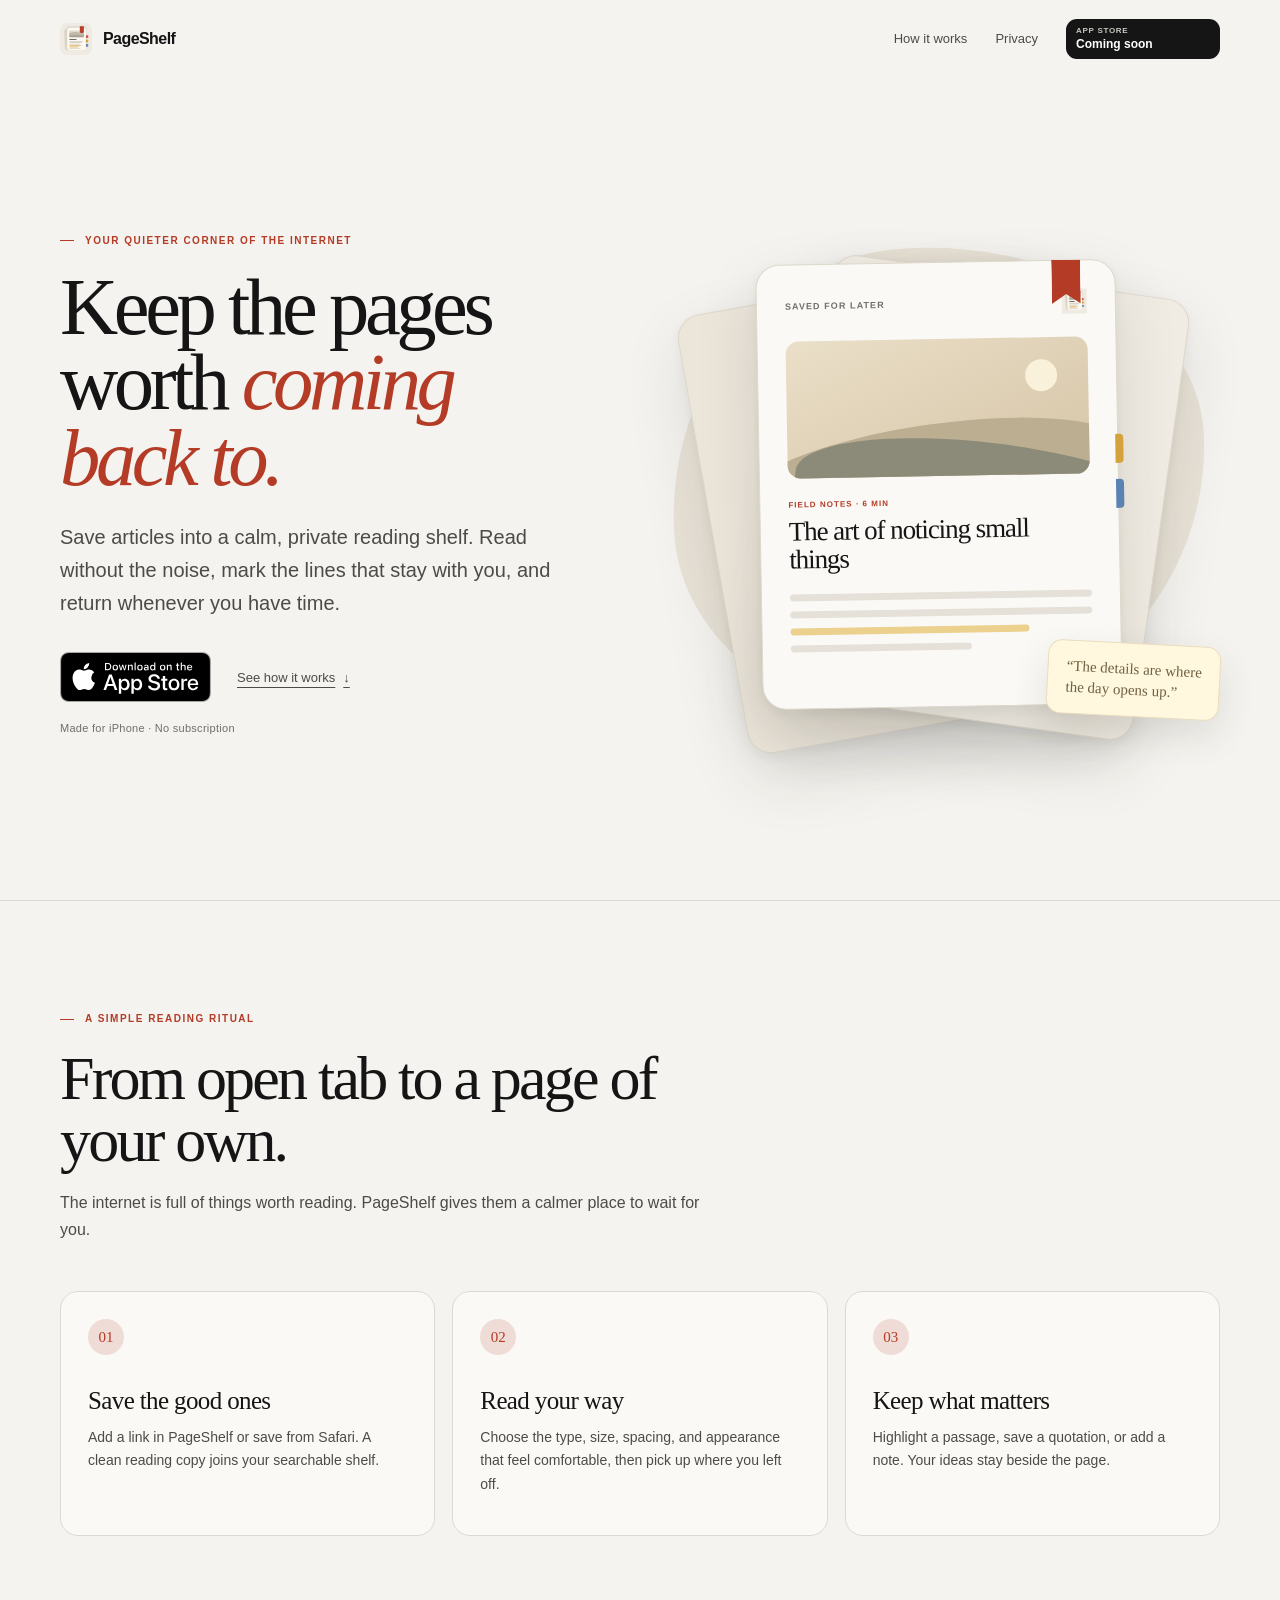
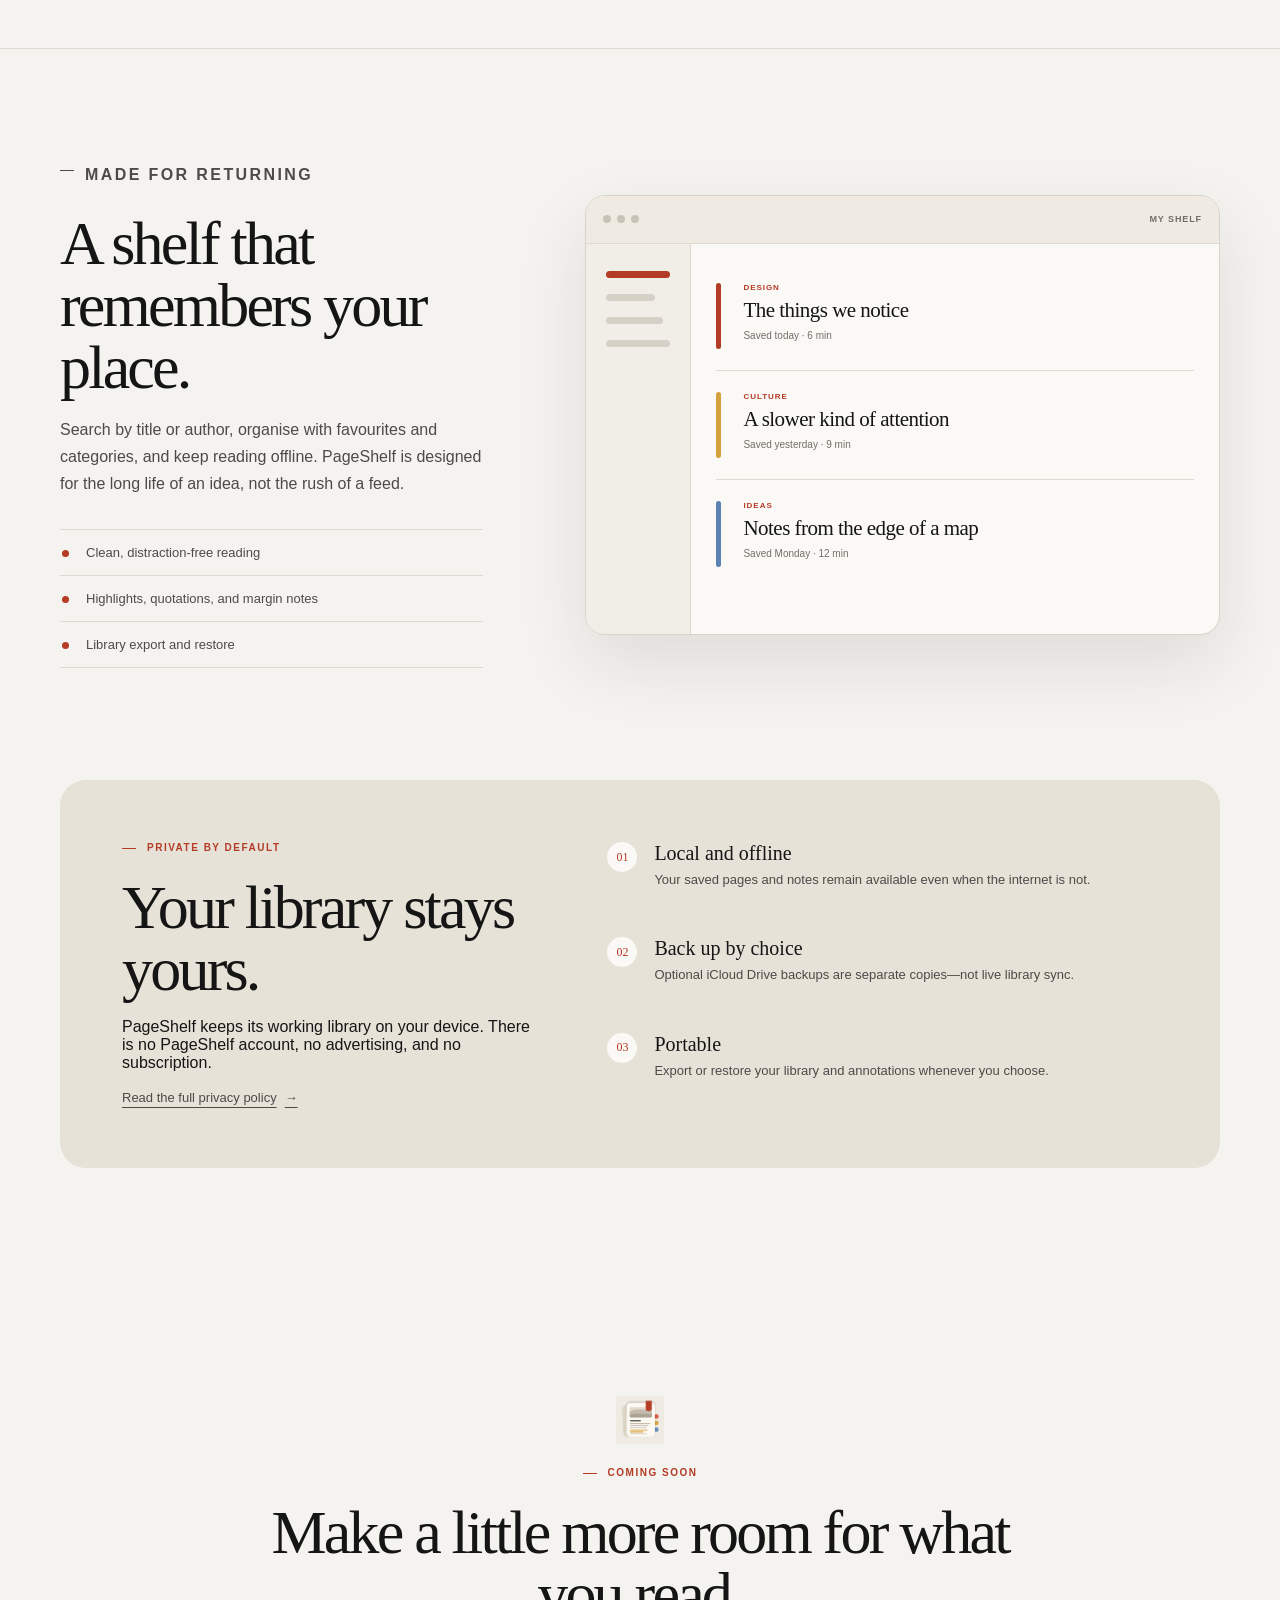
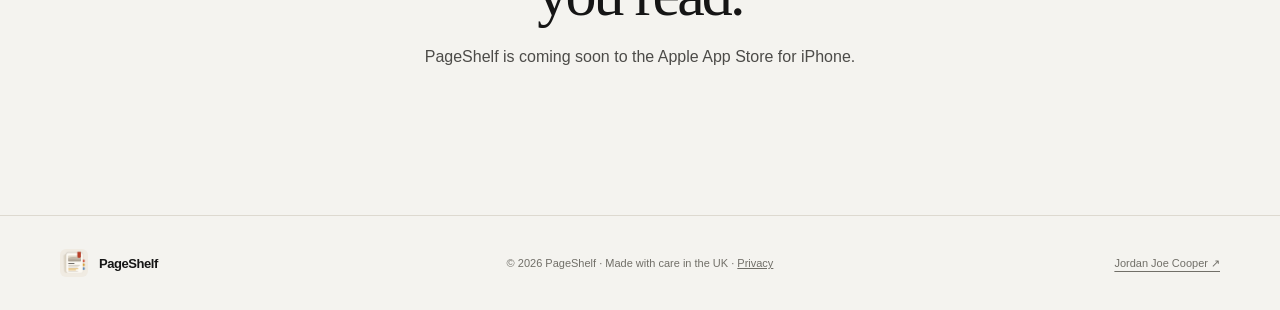
<file: index.html>
<!doctype html>
<html lang="en-GB">
<head>
  <meta charset="utf-8">
  <meta name="viewport" content="width=device-width, initial-scale=1">
  <meta name="theme-color" content="#f4f3ef">
  <meta name="description" content="PageShelf is a calm, private place to save articles, read offline, and keep the passages that matter.">
  <meta property="og:title" content="PageShelf — Save pages. Read on your time.">
  <meta property="og:description" content="A private reading shelf for the writing worth returning to.">
  <meta property="og:type" content="website">
  <meta property="og:url" content="https://pageshelf.app/">
  <link rel="icon" type="image/png" href="assets/pageshelf-app-icon.png">
  <link rel="apple-touch-icon" href="assets/pageshelf-app-icon.png">
  <link rel="stylesheet" href="assets/styles.css">
  <script src="assets/app.js" defer></script>
  <title>PageShelf — Save pages. Read on your time.</title>
</head>
<body>
  <a class="skip-link" href="#main">Skip to content</a>

  <header class="site-header" data-header>
    <div class="shell nav-wrap">
      <a class="brand" href="#top" aria-label="PageShelf home">
        <img src="assets/pageshelf-app-icon.png" alt="" width="32" height="32">
        <span>PageShelf</span>
      </a>

      <button class="menu-button" type="button" aria-expanded="false" aria-controls="site-nav" data-menu-button>
        <span class="sr-only">Open navigation</span>
        <span aria-hidden="true"></span>
        <span aria-hidden="true"></span>
      </button>

      <nav class="site-nav" id="site-nav" aria-label="Main navigation" data-nav>
        <a href="#how-it-works">How it works</a>
        <a href="#privacy">Privacy</a>
        <span class="store-status"><span><small>App Store</small>Coming soon</span></span>
      </nav>
    </div>
  </header>

  <main id="main">
    <section class="hero shell" id="top" aria-labelledby="hero-title">
      <div class="hero-copy reveal">
        <p class="eyebrow">Your quieter corner of the internet</p>
        <h1 id="hero-title">Keep the pages worth <em>coming back to.</em></h1>
        <p class="lede">Save articles into a calm, private reading shelf. Read without the noise, mark the lines that stay with you, and return whenever you have time.</p>
        <div class="hero-actions">
          <img class="store-badge" src="assets/app-store.svg" alt="Download on the App Store" width="151" height="51">
          <a class="text-link" href="#how-it-works">See how it works <span aria-hidden="true">↓</span></a>
        </div>
        <p class="availability">Made for iPhone · No subscription</p>
      </div>

      <div class="hero-art reveal" aria-label="Illustration of an article saved in PageShelf">
        <div class="halo" aria-hidden="true"></div>
        <div class="page page-back-one" aria-hidden="true"></div>
        <div class="page page-back-two" aria-hidden="true"></div>
        <article class="reading-card">
          <header class="card-meta">
            <span>Saved for later</span>
            <img src="assets/pageshelf-app-icon.png" alt="" width="25" height="25">
          </header>
          <div class="card-image" aria-hidden="true">
            <span class="sun"></span>
            <span class="hill hill-one"></span>
            <span class="hill hill-two"></span>
          </div>
          <p class="card-kicker">Field notes · 6 min</p>
          <h2>The art of noticing small things</h2>
          <div class="copy-lines" aria-hidden="true">
            <span></span><span></span><span class="highlight"></span><span class="short"></span>
          </div>
          <span class="bookmark" aria-hidden="true"></span>
          <span class="page-tabs" aria-hidden="true"></span>
        </article>
        <blockquote class="floating-note">“The details are where<br>the day opens up.”</blockquote>
      </div>
    </section>

    <section class="section ritual" id="how-it-works" aria-labelledby="ritual-title">
      <div class="shell">
        <div class="section-heading reveal">
          <p class="eyebrow">A simple reading ritual</p>
          <h2 id="ritual-title">From open tab to a page of your own.</h2>
          <p>The internet is full of things worth reading. PageShelf gives them a calmer place to wait for you.</p>
        </div>

        <ol class="steps">
          <li class="reveal">
            <span class="step-number">01</span>
            <h3>Save the good ones</h3>
            <p>Add a link in PageShelf or save from Safari. A clean reading copy joins your searchable shelf.</p>
          </li>
          <li class="reveal">
            <span class="step-number">02</span>
            <h3>Read your way</h3>
            <p>Choose the type, size, spacing, and appearance that feel comfortable, then pick up where you left off.</p>
          </li>
          <li class="reveal">
            <span class="step-number">03</span>
            <h3>Keep what matters</h3>
            <p>Highlight a passage, save a quotation, or add a note. Your ideas stay beside the page.</p>
          </li>
        </ol>
      </div>
    </section>

    <section class="section detail-section" aria-labelledby="detail-title">
      <div class="shell detail-grid">
        <div class="detail-copy reveal">
          <p class="eyebrow">Made for returning</p>
          <h2 id="detail-title">A shelf that remembers your place.</h2>
          <p>Search by title or author, organise with favourites and categories, and keep reading offline. PageShelf is designed for the long life of an idea, not the rush of a feed.</p>
          <ul class="quiet-list">
            <li>Clean, distraction-free reading</li>
            <li>Highlights, quotations, and margin notes</li>
            <li>Library export and restore</li>
          </ul>
        </div>

        <div class="library-window reveal" aria-label="Illustration of a PageShelf library">
          <div class="window-bar"><span></span><span></span><span></span><strong>My shelf</strong></div>
          <div class="library-content">
            <aside aria-hidden="true">
              <span class="active"></span><span></span><span></span><span></span>
            </aside>
            <div class="article-list">
              <article><span class="article-mark rust"></span><div><small>Design</small><b>The things we notice</b><p>Saved today · 6 min</p></div></article>
              <article><span class="article-mark gold"></span><div><small>Culture</small><b>A slower kind of attention</b><p>Saved yesterday · 9 min</p></div></article>
              <article><span class="article-mark blue"></span><div><small>Ideas</small><b>Notes from the edge of a map</b><p>Saved Monday · 12 min</p></div></article>
            </div>
          </div>
        </div>
      </div>
    </section>

    <section class="section privacy-section" id="privacy" aria-labelledby="privacy-title">
      <div class="shell privacy-panel reveal">
        <div>
          <p class="eyebrow">Private by default</p>
          <h2 id="privacy-title">Your library stays yours.</h2>
          <p>PageShelf keeps its working library on your device. There is no PageShelf account, no advertising, and no subscription.</p>
          <a class="text-link" href="privacy.html">Read the full privacy policy <span aria-hidden="true">→</span></a>
        </div>
        <div class="privacy-points">
          <article>
            <span aria-hidden="true">01</span>
            <div><h3>Local and offline</h3><p>Your saved pages and notes remain available even when the internet is not.</p></div>
          </article>
          <article>
            <span aria-hidden="true">02</span>
            <div><h3>Back up by choice</h3><p>Optional iCloud Drive backups are separate copies—not live library sync.</p></div>
          </article>
          <article>
            <span aria-hidden="true">03</span>
            <div><h3>Portable</h3><p>Export or restore your library and annotations whenever you choose.</p></div>
          </article>
        </div>
      </div>
    </section>

    <section class="closing shell reveal" aria-labelledby="closing-title">
      <img src="assets/pageshelf-app-icon.png" alt="" width="48" height="48">
      <p class="eyebrow">Coming soon</p>
      <h2 id="closing-title">Make a little more room for what you read.</h2>
      <p>PageShelf is coming soon to the Apple App Store for iPhone.</p>

    </section>
  </main>

  <footer class="site-footer">
    <div class="shell footer-wrap">
      <a class="brand footer-brand" href="#top">
        <img src="assets/pageshelf-app-icon.png" alt="" width="28" height="28">
        <span>PageShelf</span>
      </a>
      <p>© <span data-year>2026</span> PageShelf · Made with care in the UK · <a href="privacy.html">Privacy</a></p>
      <a href="https://jordanjoecooper.com">Jordan Joe Cooper <span aria-hidden="true">↗</span></a>
    </div>
  </footer>
</body>
</html>
</file>
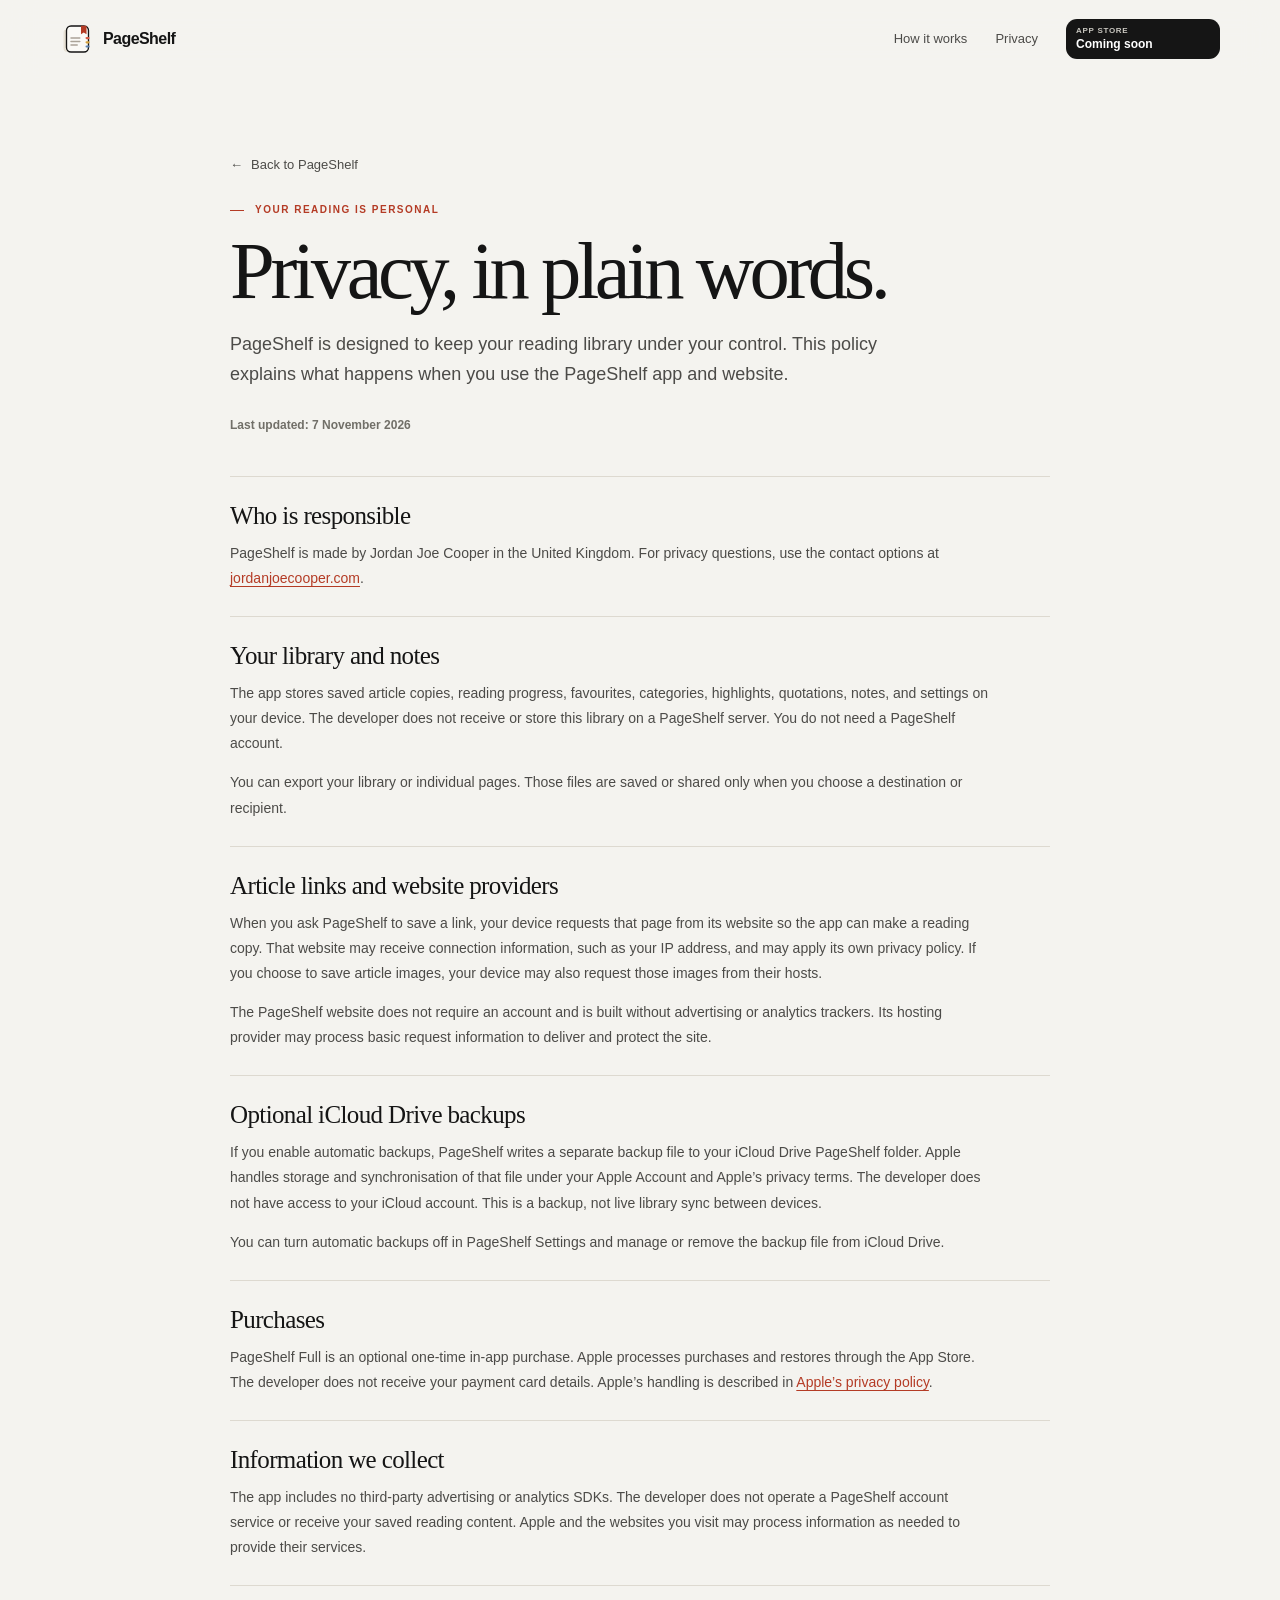
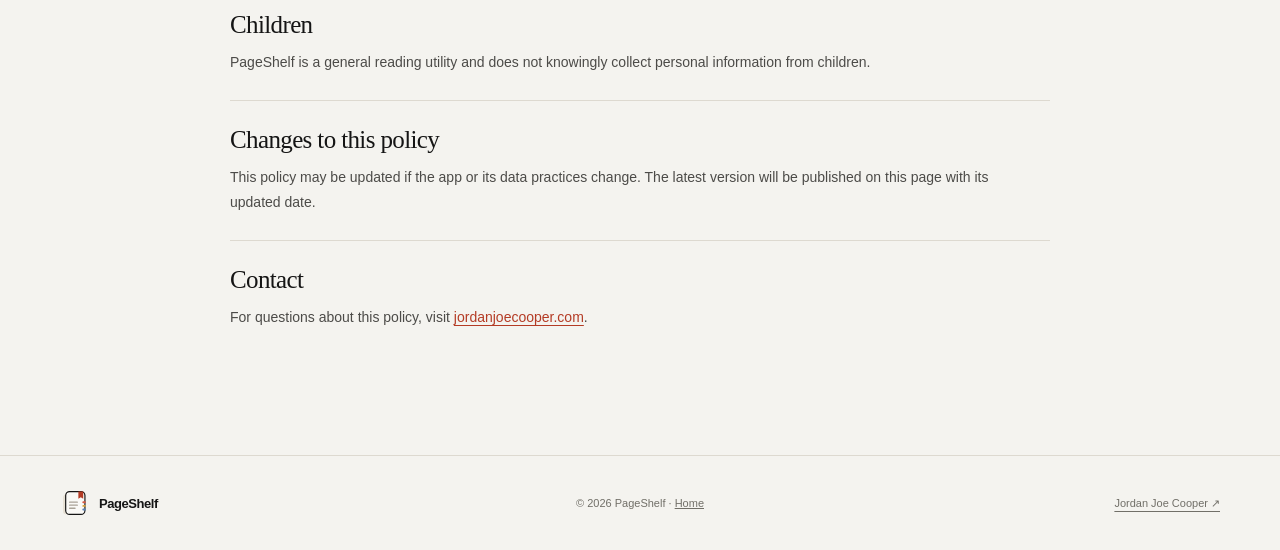
<file: privacy.html>
<!doctype html>
<html lang="en-GB">
<head>
  <meta charset="utf-8">
  <meta name="viewport" content="width=device-width, initial-scale=1">
  <meta name="theme-color" content="#f4f3ef">
  <meta name="description" content="How PageShelf handles saved pages, notes, article links, purchases, and optional iCloud Drive backups.">
  <link rel="icon" type="image/svg+xml" href="assets/pageshelf-mark.svg">
  <link rel="stylesheet" href="assets/styles.css">
  <script src="assets/app.js" defer></script>
  <title>Privacy policy — PageShelf</title>
</head>
<body>
  <a class="skip-link" href="#main">Skip to content</a>
  <header class="site-header" data-header>
    <div class="shell nav-wrap">
      <a class="brand" href="./" aria-label="PageShelf home"><img src="assets/pageshelf-mark.svg" alt="" width="32" height="32"><span>PageShelf</span></a>
      <button class="menu-button" type="button" aria-expanded="false" aria-controls="site-nav" data-menu-button>
        <span class="sr-only">Open navigation</span><span aria-hidden="true"></span><span aria-hidden="true"></span>
      </button>
      <nav class="site-nav" id="site-nav" aria-label="Main navigation" data-nav>
        <a href="./#how-it-works">How it works</a>
        <a href="./#privacy">Privacy</a>
        <span class="store-status"><span><small>App Store</small>Coming soon</span></span>
      </nav>
    </div>
  </header>

  <main class="policy-main shell" id="main">
    <a class="text-link" href="./"><span aria-hidden="true">←</span> Back to PageShelf</a>
    <p class="eyebrow">Your reading is personal</p>
    <h1>Privacy, in plain words.</h1>
    <p class="policy-lede">PageShelf is designed to keep your reading library under your control. This policy explains what happens when you use the PageShelf app and website.</p>
    <p class="policy-date"><strong>Last updated: 7 November 2026</strong></p>

    <section>
      <h2>Who is responsible</h2>
      <p>PageShelf is made by Jordan Joe Cooper in the United Kingdom. For privacy questions, use the contact options at <a href="https://jordanjoecooper.com">jordanjoecooper.com</a>.</p>
    </section>

    <section>
      <h2>Your library and notes</h2>
      <p>The app stores saved article copies, reading progress, favourites, categories, highlights, quotations, notes, and settings on your device. The developer does not receive or store this library on a PageShelf server. You do not need a PageShelf account.</p>
      <p>You can export your library or individual pages. Those files are saved or shared only when you choose a destination or recipient.</p>
    </section>

    <section>
      <h2>Article links and website providers</h2>
      <p>When you ask PageShelf to save a link, your device requests that page from its website so the app can make a reading copy. That website may receive connection information, such as your IP address, and may apply its own privacy policy. If you choose to save article images, your device may also request those images from their hosts.</p>
      <p>The PageShelf website does not require an account and is built without advertising or analytics trackers. Its hosting provider may process basic request information to deliver and protect the site.</p>
    </section>

    <section>
      <h2>Optional iCloud Drive backups</h2>
      <p>If you enable automatic backups, PageShelf writes a separate backup file to your iCloud Drive PageShelf folder. Apple handles storage and synchronisation of that file under your Apple Account and Apple’s privacy terms. The developer does not have access to your iCloud account. This is a backup, not live library sync between devices.</p>
      <p>You can turn automatic backups off in PageShelf Settings and manage or remove the backup file from iCloud Drive.</p>
    </section>

    <section>
      <h2>Purchases</h2>
      <p>PageShelf Full is an optional one-time in-app purchase. Apple processes purchases and restores through the App Store. The developer does not receive your payment card details. Apple’s handling is described in <a href="https://www.apple.com/legal/privacy/">Apple’s privacy policy</a>.</p>
    </section>

    <section>
      <h2>Information we collect</h2>
      <p>The app includes no third-party advertising or analytics SDKs. The developer does not operate a PageShelf account service or receive your saved reading content. Apple and the websites you visit may process information as needed to provide their services.</p>
    </section>

    <section>
      <h2>Children</h2>
      <p>PageShelf is a general reading utility and does not knowingly collect personal information from children.</p>
    </section>

    <section>
      <h2>Changes to this policy</h2>
      <p>This policy may be updated if the app or its data practices change. The latest version will be published on this page with its updated date.</p>
    </section>

    <section>
      <h2>Contact</h2>
      <p>For questions about this policy, visit <a href="https://jordanjoecooper.com">jordanjoecooper.com</a>.</p>
    </section>
  </main>

  <footer class="site-footer">
    <div class="shell footer-wrap">
      <a class="brand footer-brand" href="./"><img src="assets/pageshelf-mark.svg" alt="" width="28" height="28"><span>PageShelf</span></a>
      <p>© <span data-year>2026</span> PageShelf · <a href="./">Home</a></p>
      <a href="https://jordanjoecooper.com">Jordan Joe Cooper <span aria-hidden="true">↗</span></a>
    </div>
  </footer>
</body>
</html>
</file>
<file: assets/styles.css>
:root {
  --paper: #f4f3ef;
  --surface: #faf9f6;
  --ink: #151515;
  --soft-ink: #4c4b48;
  --muted: #716f68;
  --line: #ddd9d0;
  --accent: #b43b25;
  --accent-soft: #f0dcd6;
  --gold: #d5a13d;
  --blue: #5b82b2;
  --serif: Iowan Old Style, Baskerville, "Times New Roman", serif;
  --sans: -apple-system, BlinkMacSystemFont, "SF Pro Text", "Helvetica Neue", Arial, sans-serif;
  color-scheme: light;
}

* { box-sizing: border-box; }
html { scroll-behavior: smooth; }
body { margin: 0; overflow-x: clip; color: var(--ink); background: var(--paper); font-family: var(--sans); -webkit-font-smoothing: antialiased; }
img, svg { display: block; }
a { color: inherit; }
button, input { font: inherit; }
.shell { width: min(1160px, calc(100% - 48px)); margin-inline: auto; }
.sr-only { position: absolute; width: 1px; height: 1px; padding: 0; margin: -1px; overflow: hidden; clip: rect(0, 0, 0, 0); white-space: nowrap; border: 0; }
.skip-link { position: fixed; z-index: 100; top: 10px; left: 10px; padding: 10px 14px; color: white; background: var(--ink); transform: translateY(-150%); }
.skip-link:focus { transform: translateY(0); }
:focus-visible { outline: 2px solid var(--accent); outline-offset: 4px; }

.site-header { position: sticky; z-index: 30; top: 0; border-bottom: 1px solid transparent; background: rgb(244 243 239 / 88%); backdrop-filter: blur(16px); transition: border-color .2s ease, box-shadow .2s ease; }
.site-header.scrolled { border-color: var(--line); box-shadow: 0 8px 30px rgb(32 30 26 / 5%); }
.nav-wrap { min-height: 78px; display: flex; align-items: center; justify-content: space-between; gap: 28px; }
.brand { display: inline-flex; align-items: center; gap: 11px; font-size: 16px; font-weight: 670; letter-spacing: -.035em; text-decoration: none; }
.brand > img { border-radius: 22%; }
.site-nav { display: flex; align-items: center; gap: 28px; }
.site-nav > a { color: var(--soft-ink); font-size: 13px; text-decoration: none; }
.site-nav > a:hover { color: var(--accent); }
.store-status { min-width: 154px; display: inline-flex; align-items: center; gap: 10px; padding: 8px 13px 8px 10px; border-radius: 11px; color: white; background: var(--ink); }
.store-status span { font-size: 12px; font-weight: 650; line-height: 1.12; }
.store-status small { display: block; margin-bottom: 2px; color: #c9c7c0; font-size: 8px; font-weight: 600; letter-spacing: .09em; text-transform: uppercase; }
.menu-button { display: none; width: 42px; height: 42px; padding: 0; border: 1px solid var(--line); border-radius: 50%; background: var(--surface); }
.menu-button span:not(.sr-only) { width: 16px; height: 1px; display: block; margin: 5px auto; background: var(--ink); transition: transform .2s ease; }

.hero { min-height: calc(100vh - 79px); display: grid; grid-template-columns: minmax(0, .95fr) minmax(430px, 1.05fr); gap: clamp(36px, 7vw, 100px); align-items: center; padding-block: 82px 92px; }
.eyebrow { position: relative; margin: 0 0 23px; padding-left: 25px; color: var(--accent); font-size: 10px; font-weight: 720; letter-spacing: .15em; text-transform: uppercase; }
.eyebrow::before { content: ""; position: absolute; left: 0; top: .55em; width: 14px; height: 1px; background: currentColor; }
h1, h2, h3, p { margin-top: 0; }
h1 { max-width: 700px; margin-bottom: 25px; font: 500 clamp(54px, 6.3vw, 88px)/.94 var(--serif); letter-spacing: -.055em; }
h1 em { color: var(--accent); font-weight: inherit; }
.lede { max-width: 570px; margin-bottom: 32px; color: var(--soft-ink); font-size: clamp(17px, 1.7vw, 20px); line-height: 1.65; }
.hero-actions { display: flex; align-items: center; gap: 26px; flex-wrap: wrap; }
.store-badge { display: block; width: 151px; height: auto; }
.text-link { display: inline-flex; gap: 8px; color: var(--soft-ink); font-size: 13px; text-underline-offset: 5px; }
.text-link:hover { color: var(--accent); }
.availability { margin: 20px 0 0; color: var(--muted); font-size: 11px; letter-spacing: .025em; }

.hero-art { min-height: 540px; position: relative; display: grid; place-items: center; isolation: isolate; }
.halo { position: absolute; z-index: -3; width: 95%; height: 88%; border-radius: 46% 54% 53% 47% / 57% 42% 58% 43%; background: #e8e2d7; transform: rotate(-3deg); }
.page, .reading-card { position: absolute; width: min(360px, 76%); height: 445px; border: 1px solid #ded8cc; border-radius: 24px; background: var(--surface); box-shadow: 0 26px 65px rgb(43 39 31 / 12%), 0 4px 12px rgb(43 39 31 / 5%); }
.page-back-one { background: #ebe5da; transform: translate(-49px, 22px) rotate(-10deg); }
.page-back-two { background: #f0ece3; transform: translate(44px, 13px) rotate(8deg); }
.reading-card { padding: 28px; transform: rotate(-1deg); }
.card-meta { display: flex; align-items: center; justify-content: space-between; color: var(--muted); font-size: 9px; font-weight: 650; letter-spacing: .12em; text-transform: uppercase; }
.card-image { height: 137px; position: relative; margin: 23px 0 22px; overflow: hidden; border-radius: 13px; background: linear-gradient(155deg, #eadfc8, #d6c5a7); }
.sun { position: absolute; top: 22px; right: 31px; width: 32px; height: 32px; border-radius: 50%; background: #faf1db; }
.hill { position: absolute; width: 130%; height: 75%; left: -16%; bottom: -37%; border-radius: 50% 50% 0 0; background: #bbae91; transform: rotate(-7deg); }
.hill-two { left: 2%; bottom: -52%; background: #8c8a78; transform: rotate(8deg); }
.card-kicker { margin-bottom: 8px; color: var(--accent); font-size: 8px; font-weight: 720; letter-spacing: .13em; text-transform: uppercase; }
.reading-card h2 { max-width: 265px; margin-bottom: 11px; font: 500 27px/1.04 var(--serif); letter-spacing: -.04em; }
.copy-lines { display: grid; gap: 10px; margin-top: 21px; }
.copy-lines span { width: 100%; height: 7px; border-radius: 7px; background: #e5e1d9; }
.copy-lines .highlight { width: 79%; background: #ecd18e; }
.copy-lines .short { width: 60%; }
.bookmark { position: absolute; top: -1px; right: 34px; width: 29px; height: 44px; background: var(--accent); clip-path: polygon(0 0, 100% 0, 100% 100%, 50% 78%, 0 100%); }
.page-tabs { position: absolute; right: -6px; top: 174px; width: 8px; height: 29px; border-radius: 0 4px 4px 0; background: var(--gold); box-shadow: 0 45px 0 var(--blue); }
.floating-note { position: absolute; z-index: 4; right: 0; bottom: 38px; margin: 0; padding: 15px 18px; border: 1px solid #eadcbf; border-radius: 14px; color: #6f6041; background: #fff8df; box-shadow: 0 15px 36px rgb(56 47 30 / 12%); font: 15px/1.4 var(--serif); transform: rotate(3deg); }

.section { padding-block: 112px; border-top: 1px solid var(--line); }
.section-heading { max-width: 650px; margin-bottom: 48px; }
.section h2, .closing h2 { margin-bottom: 18px; font: 500 clamp(40px, 5vw, 62px)/1 var(--serif); letter-spacing: -.045em; }
.section-heading > p:last-child, .detail-copy > p { color: var(--soft-ink); font-size: 16px; line-height: 1.7; }
.steps { list-style: none; display: grid; grid-template-columns: repeat(3, 1fr); gap: 17px; margin: 0; padding: 0; }
.steps li { min-height: 245px; padding: 27px; border: 1px solid var(--line); border-radius: 18px; background: var(--surface); }
.step-number { width: 36px; height: 36px; display: grid; place-items: center; margin-bottom: 32px; border-radius: 50%; color: var(--accent); background: var(--accent-soft); font: 15px var(--serif); }
.steps h3 { margin-bottom: 11px; font: 500 25px var(--serif); letter-spacing: -.025em; }
.steps p { margin: 0; color: var(--soft-ink); font-size: 14px; line-height: 1.65; }

.detail-grid { display: grid; grid-template-columns: .8fr 1.2fr; gap: clamp(48px, 8vw, 110px); align-items: center; }
.detail-copy { max-width: 470px; }
.quiet-list { list-style: none; margin: 32px 0 0; padding: 0; }
.quiet-list li { position: relative; padding: 15px 0 15px 26px; border-top: 1px solid var(--line); color: var(--soft-ink); font-size: 13px; }
.quiet-list li:last-child { border-bottom: 1px solid var(--line); }
.quiet-list li::before { content: ""; position: absolute; left: 2px; top: 20px; width: 7px; height: 7px; border-radius: 50%; background: var(--accent); }
.library-window { overflow: hidden; border: 1px solid #d8d3c9; border-radius: 20px; background: var(--surface); box-shadow: 0 28px 70px rgb(35 32 27 / 10%); }
.window-bar { height: 48px; display: flex; align-items: center; gap: 6px; padding: 0 17px; border-bottom: 1px solid var(--line); background: #efebe3; }
.window-bar > span { width: 8px; height: 8px; border-radius: 50%; background: #c9c3b7; }
.window-bar strong { margin-left: auto; color: var(--muted); font-size: 9px; font-weight: 650; letter-spacing: .1em; text-transform: uppercase; }
.library-content { min-height: 390px; display: grid; grid-template-columns: 105px 1fr; }
.library-content aside { display: grid; align-content: start; gap: 16px; padding: 27px 20px; border-right: 1px solid var(--line); background: #f1eee7; }
.library-content aside span { width: 100%; height: 7px; border-radius: 6px; background: #d6d1c7; }
.library-content aside span:nth-child(2) { width: 76%; }
.library-content aside span:nth-child(3) { width: 88%; }
.library-content aside .active { background: var(--accent); }
.article-list { padding: 18px 25px; }
.article-list article { display: grid; grid-template-columns: 11px 1fr; gap: 16px; padding: 21px 0; border-bottom: 1px solid var(--line); }
.article-list article:last-child { border-bottom: 0; }
.article-mark { width: 5px; height: 100%; min-height: 66px; border-radius: 5px; background: var(--accent); }
.article-mark.gold { background: var(--gold); }
.article-mark.blue { background: var(--blue); }
.article-list small { display: block; margin-bottom: 6px; color: var(--accent); font-size: 8px; font-weight: 700; letter-spacing: .12em; text-transform: uppercase; }
.article-list b { display: block; font: 500 21px var(--serif); letter-spacing: -.025em; }
.article-list p { margin: 7px 0 0; color: var(--muted); font-size: 10px; }

.privacy-section { border-top: 0; padding-top: 0; }
.privacy-panel { display: grid; grid-template-columns: .86fr 1.14fr; gap: 70px; padding: 62px; border-radius: 26px; background: #e7e2d8; }
.privacy-panel h2 { max-width: 430px; }
.privacy-panel > div:first-child > p:last-child { max-width: 450px; color: var(--soft-ink); line-height: 1.7; }
.privacy-points { display: grid; gap: 22px; }
.privacy-points article { display: grid; grid-template-columns: 32px 1fr; gap: 15px; }
.privacy-points article > span { width: 30px; height: 30px; display: grid; place-items: center; border-radius: 50%; color: var(--accent); background: var(--surface); font: 12px var(--serif); }
.privacy-points h3 { margin-bottom: 5px; font: 500 20px var(--serif); }
.privacy-points p { margin: 0; color: var(--soft-ink); font-size: 13px; line-height: 1.55; }

.closing { padding-block: 116px; text-align: center; }
.closing > img { margin: 0 auto 23px; }
.closing .eyebrow { width: max-content; margin-inline: auto; }
.closing h2 { max-width: 760px; margin-inline: auto; }
.closing > p:not(.eyebrow) { max-width: 520px; margin: 0 auto 29px; color: var(--soft-ink); line-height: 1.7; }
.site-footer { border-top: 1px solid var(--line); }
.footer-wrap { min-height: 94px; display: grid; grid-template-columns: 1fr auto 1fr; gap: 20px; align-items: center; color: var(--muted); font-size: 11px; }
.footer-wrap p { margin: 0; }
.footer-wrap > a:last-child { justify-self: end; text-underline-offset: 4px; }
.footer-brand { color: var(--ink); font-size: 13px; }

.policy-main { max-width: 820px; padding-block: 76px 100px; }
.policy-main > .text-link { margin-bottom: 32px; text-decoration: none; }
.policy-main > .eyebrow { margin-bottom: 18px; }
.policy-main h1 { margin-bottom: 20px; }
.policy-main .policy-lede { max-width: 700px; color: var(--soft-ink); font-size: 18px; line-height: 1.7; }
.policy-main .policy-date { margin: 28px 0 44px; color: var(--muted); font-size: 12px; }
.policy-main section { padding: 25px 0; border-top: 1px solid var(--line); }
.policy-main section h2 { margin-bottom: 10px; font: 500 25px/1.15 var(--serif); letter-spacing: -.025em; }
.policy-main section p, .policy-main section li { max-width: 760px; color: var(--soft-ink); font-size: 14px; line-height: 1.8; }
.policy-main section p:last-child { margin-bottom: 0; }
.policy-main section ul { padding-left: 21px; }
.policy-main section a { color: var(--accent); text-underline-offset: 3px; }

.reveal { opacity: 1; transform: none; }

@media (max-width: 900px) {
  .hero { grid-template-columns: 1fr; padding-top: 76px; }
  .hero-copy { max-width: 720px; }
  .hero-art { min-height: 540px; }
  .detail-grid { grid-template-columns: 1fr; }
  .detail-copy { max-width: 680px; }
  .privacy-panel { grid-template-columns: 1fr; gap: 35px; }
}

@media (max-width: 700px) {
  .shell { width: min(100% - 32px, 560px); }
  .nav-wrap { min-height: 70px; }
  .menu-button { display: block; }
  .menu-button[aria-expanded="true"] span:nth-of-type(1) { transform: translateY(3px) rotate(45deg); }
  .menu-button[aria-expanded="true"] span:nth-of-type(2) { transform: translateY(-3px) rotate(-45deg); }
  .site-nav { position: absolute; top: calc(100% + 1px); left: 0; right: 0; display: none; align-items: stretch; gap: 0; padding: 12px 16px 18px; border-bottom: 1px solid var(--line); background: var(--paper); box-shadow: 0 18px 35px rgb(32 30 26 / 8%); }
  .site-nav.open { display: grid; }
  .site-nav > a { padding: 14px 4px; border-bottom: 1px solid var(--line); }
  .store-status { margin-top: 14px; }
  .hero { min-height: auto; grid-template-columns: 1fr; gap: 32px; padding-block: 64px 58px; }
  h1 { font-size: clamp(49px, 14vw, 69px); }
  .hero-art { min-height: 440px; margin-inline: -7px; }
  .page, .reading-card { width: min(320px, 76%); height: 395px; }
  .page-back-two { transform: translate(24px, 13px) rotate(8deg); }
  .reading-card { padding: 23px; }
  .card-image { height: 111px; margin-block: 20px 18px; }
  .reading-card h2 { font-size: 24px; }
  .copy-lines { gap: 8px; margin-top: 16px; }
  .floating-note { right: -2px; bottom: 25px; font-size: 13px; }
  .section { padding-block: 78px; }
  .steps { grid-template-columns: 1fr; }
  .steps li { min-height: auto; }
  .step-number { margin-bottom: 21px; }
  .library-content { min-height: 350px; grid-template-columns: 70px 1fr; }
  .library-content aside { padding-inline: 14px; }
  .article-list { padding-inline: 17px; }
  .article-list b { font-size: 18px; }
  .privacy-section { padding-top: 0; }
  .privacy-panel { padding: 37px 25px; border-radius: 20px; }
  .closing { padding-block: 82px; }
  .footer-wrap { grid-template-columns: 1fr; justify-items: start; padding-block: 28px; }
  .footer-wrap > a:last-child { justify-self: start; }
  .policy-main { padding-block: 52px 76px; }
}

@media (prefers-reduced-motion: reduce) {
  html { scroll-behavior: auto; }
  *, *::before, *::after { animation-duration: .01ms !important; transition-duration: .01ms !important; }
  .reveal { opacity: 1; transform: none; }
}
</file>
